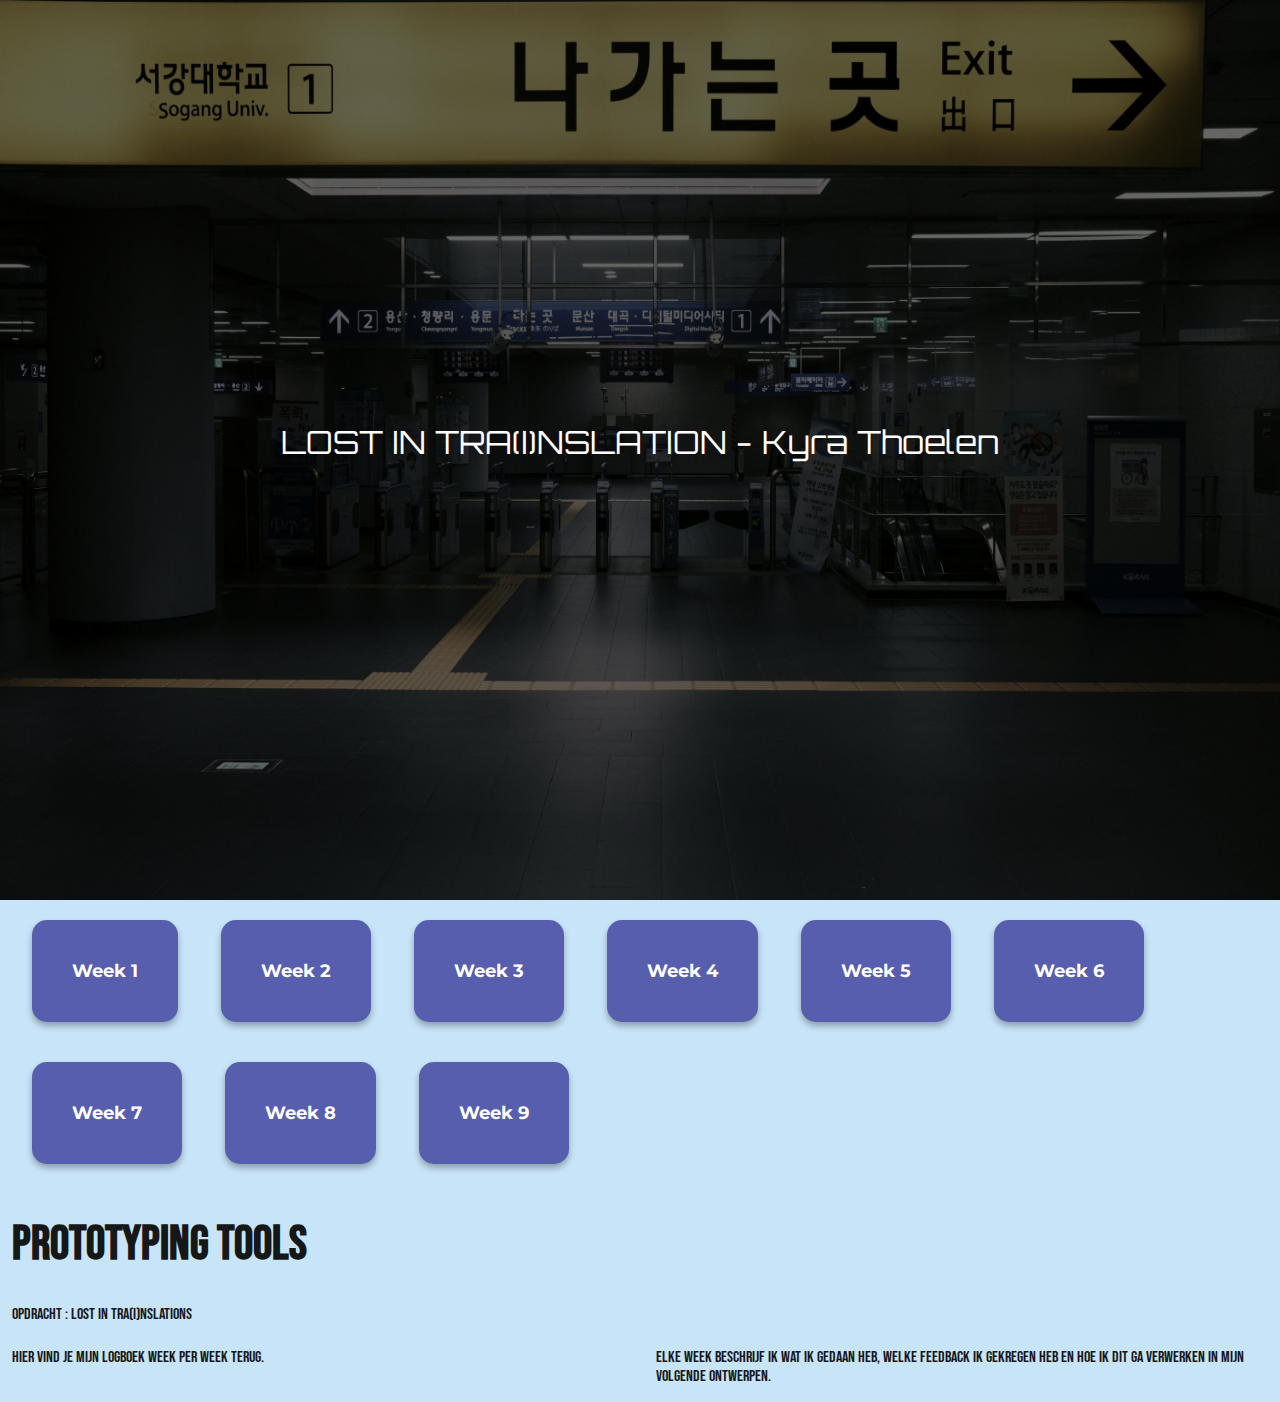
<file: index.html>
<html lang="en">
<head>
    <meta charset="UTF-8">
    <meta name="viewport" content="width=device-width, initial-scale=1.0">
    <title>HTML & CSS</title>

    <!-- Link to your CSS file -->
    <link rel="stylesheet" href="assets/styles.css">
    <link rel="stylesheet" href="assets/flexboxes.css">
    <link rel="stylesheet" href="assets/nav.css">
    <link rel="stylesheet" href="assets/typography.css">
</head>
<body>
    <div class="first-section">
        <p>LOST IN TRA(I)NSLATION - Kyra Thoelen</p>
        <img src="afbeeldingen/voorfoto.png" alt="Voor Foto">
    </div>
    <div class="container">
        <div class="buttons">
    
               
                   <a href="week1.html" class="login-button-link">Week 1</a>
                   <a href="week2.html" class="login-button-link">Week 2</a>
                   <a href="week3.html" class="login-button-link">Week 3</a>
                   <a href="week4.html" class="login-button-link">Week 4</a>
                   <a href="week5.html" class="login-button-link">Week 5</a>
               
               
                   <a href="week6.html" class="login-button-link">Week 6</a>
                   <a href="week7.html" class="login-button-link">Week 7</a>
                   <a href="week8.html" class="login-button-link">Week 8</a>
                    <a href="week9.html" class="login-button-link">Week 9</a>

               
            
            
        </div>
        <page>
            <h1>Prototyping Tools</h1>
            <p>
                Opdracht : Lost in Tra(i)nslations
            </p>
            <!-- Flex container with 2 columns -->
            <div class="two-columns">
                <div class="column">
                    <p>
                        Hier vind je mijn logboek week per week terug.
                    </p>
                </div>
                <div class="column">
                    <p>
                        Elke week beschrijf ik wat ik gedaan heb, welke feedback ik gekregen heb en hoe ik dit ga verwerken in mijn volgende ontwerpen.
                    </p>
                </div>
            </div>
        </page>

</body>
</html>
</file>
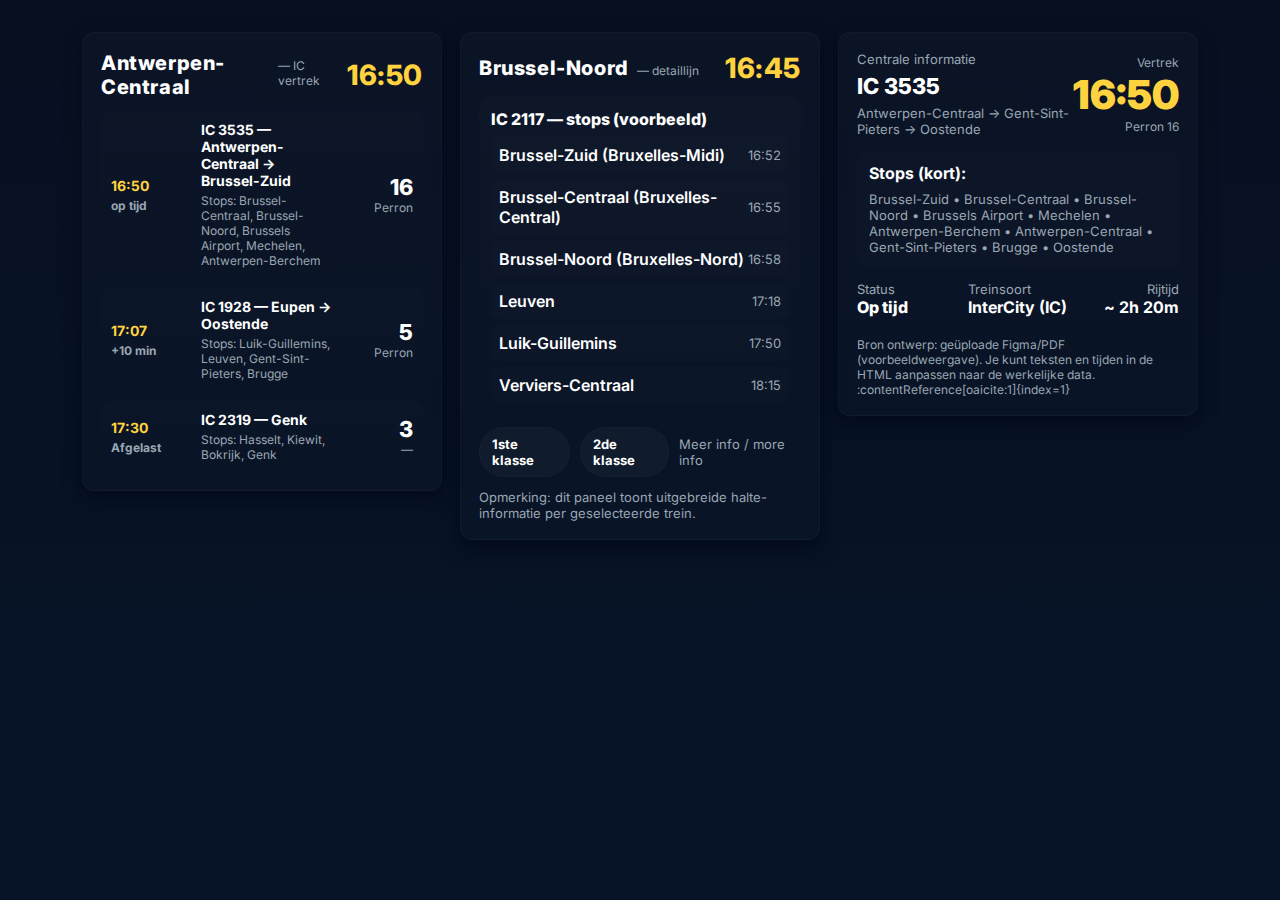
<file: indexborden.html>
<!doctype html>
<html lang="nl">
<head>
  <meta charset="utf-8" />
  <meta name="viewport" content="width=device-width,initial-scale=1" />
  <title>Drie borden — NS / IC stijl</title>

  <!-- Google font (valt terug naar system fonts als offline) -->
  <link href="https://fonts.googleapis.com/css2?family=Inter:wght@300;400;600;800&display=swap" rel="stylesheet">

  <style>
    :root{
      --bg:#0f1724;          /* donkere achtergrond */
      --card:#0b1220;        /* kaartkleur */
      --accent:#ffd23f;      /* gele accentkleur */
      --muted:#9aa7b3;       /* secundaire tekst */
      --white:#ffffff;
      --glass: rgba(255,255,255,0.03);
      --radius:12px;
      --gap:18px;
    }

    *{box-sizing:border-box}
    html,body{height:100%}
    body{
      margin:0;
      padding:32px;
      background: linear-gradient(180deg,#071021 0%, #071428 100%);
      font-family: "Inter", system-ui, -apple-system, "Segoe UI", Roboto, "Helvetica Neue", Arial;
      color:var(--white);
      -webkit-font-smoothing:antialiased;
      -moz-osx-font-smoothing:grayscale;
      display:flex;
      align-items:flex-start;
      justify-content:center;
      gap:var(--gap);
      min-height:100vh;
    }

    /* Container voor de 3 borden */
    .boards {
      display:grid;
      grid-template-columns: repeat(3, 360px);
      gap:var(--gap);
      align-items:start;
    }

    /* Basiscard styling */
    .board{
      width:100%;
      background: linear-gradient(180deg, rgba(255,255,255,0.02), rgba(255,255,255,0.01));
      border-radius:var(--radius);
      box-shadow: 0 6px 18px rgba(2,6,23,0.7), inset 0 1px 0 rgba(255,255,255,0.02);
      padding:18px;
      border: 1px solid rgba(255,255,255,0.03);
      display:flex;
      flex-direction:column;
      gap:12px;
    }

    /* Header */
    .board .head{
      display:flex;
      justify-content:space-between;
      align-items:center;
      gap:12px;
    }
    .station{
      display:flex;
      gap:8px;
      align-items:baseline;
    }
    .station .name{
      font-weight:800;
      font-size:20px;
      letter-spacing:0.6px;
    }
    .station .sub{
      font-weight:400;
      color:var(--muted);
      font-size:12px;
    }

    .time {
      font-weight:800;
      font-size:28px;
      color:var(--accent);
      letter-spacing:0.6px;
    }

    /* body content */
    .list{
      display:flex;
      flex-direction:column;
      gap:10px;
    }

    /* één rij (trein) */
    .row{
      display:grid;
      grid-template-columns: 80px 1fr 70px;
      gap:10px;
      padding:10px;
      border-radius:10px;
      align-items:center;
      background: linear-gradient(180deg, rgba(255,255,255,0.006), rgba(0,0,0,0.02));
    }

    .row .time-left{
      font-weight:700;
      font-size:14px;
      color:var(--accent);
      display:flex;
      flex-direction:column;
      gap:4px;
    }
    .row .main{
      display:flex;
      flex-direction:column;
      gap:4px;
    }
    .row .main .line{
      font-weight:700;
      font-size:14px;
    }
    .row .main .via{
      color:var(--muted);
      font-size:12px;
    }
    .row .right{
      text-align:right;
    }
    .platform{
      font-weight:800;
      font-size:22px;
    }
    .status{
      font-size:12px;
      color:var(--muted);
    }

    /* second panel: detail card with stops */
    .stops{
      background: linear-gradient(180deg, rgba(255,255,255,0.01), rgba(0,0,0,0.03));
      border-radius:10px;
      padding:12px;
      display:flex;
      flex-direction:column;
      gap:8px;
    }

    .stops h3{
      margin:0;
      font-size:16px;
      font-weight:800;
    }
    .stops ul{
      list-style:none;
      margin:0;
      padding:0;
      display:flex;
      flex-direction:column;
      gap:6px;
    }
    .stops li{
      display:flex;
      justify-content:space-between;
      align-items:center;
      padding:8px;
      border-radius:8px;
      background: rgba(255,255,255,0.01);
    }
    .stops li .stop-name{font-weight:600}
    .stops li .stop-time{color:var(--muted); font-size:13px}

    /* derde panel: board met grote focus (grote treinkaart) */
    .big{
      padding:18px;
      display:flex;
      flex-direction:column;
      gap:14px;
    }
    .big .train-id{
      display:flex;
      align-items:center;
      justify-content:space-between;
    }
    .chip{
      background:rgba(255,255,255,0.03);
      padding:8px 12px;
      border-radius:999px;
      font-weight:700;
      font-size:13px;
      border:1px solid rgba(255,255,255,0.02);
    }

    /* responsive */
    @media (max-width:1200px){
      body{padding:20px}
      .boards{grid-template-columns: 1fr; gap:16px; width:100%; max-width:740px}
    }
  </style>
</head>
<body>

  <div class="boards">

    <!-- Bord 1: overzicht rijtijden -->
    <section class="board" aria-label="Bord 1 - overzicht">
      <div class="head">
        <div class="station">
          <div class="name">Antwerpen-Centraal</div>
          <div class="sub">— IC vertrek</div>
        </div>
        <div class="time">16:50</div>
      </div>

      <div class="list">
        <!-- rij 1 -->
        <div class="row">
          <div class="time-left">
            <div>16:50</div>
            <div class="status">op tijd</div>
          </div>

          <div class="main">
            <div class="line">IC 3535 — Antwerpen-Centraal → Brussel-Zuid</div>
            <div class="via">Stops: Brussel-Centraal, Brussel-Noord, Brussels Airport, Mechelen, Antwerpen-Berchem</div>
          </div>

          <div class="right">
            <div class="platform">16</div>
            <div class="status">Perron</div>
          </div>
        </div>

        <!-- rij 2 -->
        <div class="row">
          <div class="time-left">
            <div>17:07</div>
            <div class="status">+10 min</div>
          </div>

          <div class="main">
            <div class="line">IC 1928 — Eupen → Oostende</div>
            <div class="via">Stops: Luik-Guillemins, Leuven, Gent-Sint-Pieters, Brugge</div>
          </div>

          <div class="right">
            <div class="platform">5</div>
            <div class="status">Perron</div>
          </div>
        </div>

        <!-- rij 3 -->
        <div class="row">
          <div class="time-left">
            <div>17:30</div>
            <div class="status">Afgelast</div>
          </div>

          <div class="main">
            <div class="line">IC 2319 — Genk</div>
            <div class="via">Stops: Hasselt, Kiewit, Bokrijk, Genk</div>
          </div>

          <div class="right">
            <div class="platform">3</div>
            <div class="status">—</div>
          </div>
        </div>

      </div>
    </section>

    <!-- Bord 2: detail / route stops -->
    <section class="board" aria-label="Bord 2 - detail">
      <div class="head">
        <div class="station">
          <div class="name">Brussel-Noord</div>
          <div class="sub">— detaillijn</div>
        </div>
        <div class="time">16:45</div>
      </div>

      <div class="stops">
        <h3>IC 2117 — stops (voorbeeld)</h3>
        <ul>
          <li><span class="stop-name">Brussel-Zuid (Bruxelles-Midi)</span><span class="stop-time">16:52</span></li>
          <li><span class="stop-name">Brussel-Centraal (Bruxelles-Central)</span><span class="stop-time">16:55</span></li>
          <li><span class="stop-name">Brussel-Noord (Bruxelles-Nord)</span><span class="stop-time">16:58</span></li>
          <li><span class="stop-name">Leuven</span><span class="stop-time">17:18</span></li>
          <li><span class="stop-name">Luik-Guillemins</span><span class="stop-time">17:50</span></li>
          <li><span class="stop-name">Verviers-Centraal</span><span class="stop-time">18:15</span></li>
        </ul>
      </div>

      <div style="display:flex;gap:10px;align-items:center;">
        <div class="chip">1ste klasse</div>
        <div class="chip">2de klasse</div>
        <div style="margin-left:auto; color:var(--muted); font-size:13px">Meer info / more info</div>
      </div>

      <div style="font-size:13px;color:var(--muted)">
        Opmerking: dit paneel toont uitgebreide halte-informatie per geselecteerde trein.
      </div>
    </section>

    <!-- Bord 3: grote focuskaart -->
    <section class="board big" aria-label="Bord 3 - grote kaart">
      <div class="train-id">
        <div>
          <div style="font-size:13px;color:var(--muted); margin-bottom:6px">Centrale informatie</div>
          <div style="font-weight:800;font-size:22px">IC 3535</div>
          <div style="color:var(--muted);font-size:13px;margin-top:6px">Antwerpen-Centraal → Gent-Sint-Pieters → Oostende</div>
        </div>

        <div style="text-align:right">
          <div style="font-size:12px;color:var(--muted)">Vertrek</div>
          <div style="font-weight:900;font-size:40px;color:var(--accent)">16:50</div>
          <div style="font-size:12px;color:var(--muted)">Perron 16</div>
        </div>
      </div>

      <div style="padding:12px;border-radius:10px;background:rgba(255,255,255,0.01)">
        <strong>Stops (kort):</strong>
        <div style="margin-top:8px;color:var(--muted);font-size:13px">
          Brussel-Zuid • Brussel-Centraal • Brussel-Noord • Brussels Airport • Mechelen • Antwerpen-Berchem • Antwerpen-Centraal • Gent-Sint-Pieters • Brugge • Oostende
        </div>
      </div>

      <div style="display:flex;gap:10px;align-items:center;">
        <div style="flex:1">
          <div style="font-size:13px;color:var(--muted)">Status</div>
          <div style="font-weight:800">Op tijd</div>
        </div>

        <div style="flex:1">
          <div style="font-size:13px;color:var(--muted)">Treinsoort</div>
          <div style="font-weight:700">InterCity (IC)</div>
        </div>

        <div style="flex:1;text-align:right">
          <div style="font-size:13px;color:var(--muted)">Rijtijd</div>
          <div style="font-weight:700">~ 2h 20m</div>
        </div>
      </div>

      <div style="margin-top:6px;font-size:12px;color:var(--muted)">
        Bron ontwerp: geüploade Figma/PDF (voorbeeldweergave). Je kunt teksten en tijden in de HTML aanpassen naar de werkelijke data. :contentReference[oaicite:1]{index=1}
      </div>
    </section>

  </div>

</body>
</html>
</file>
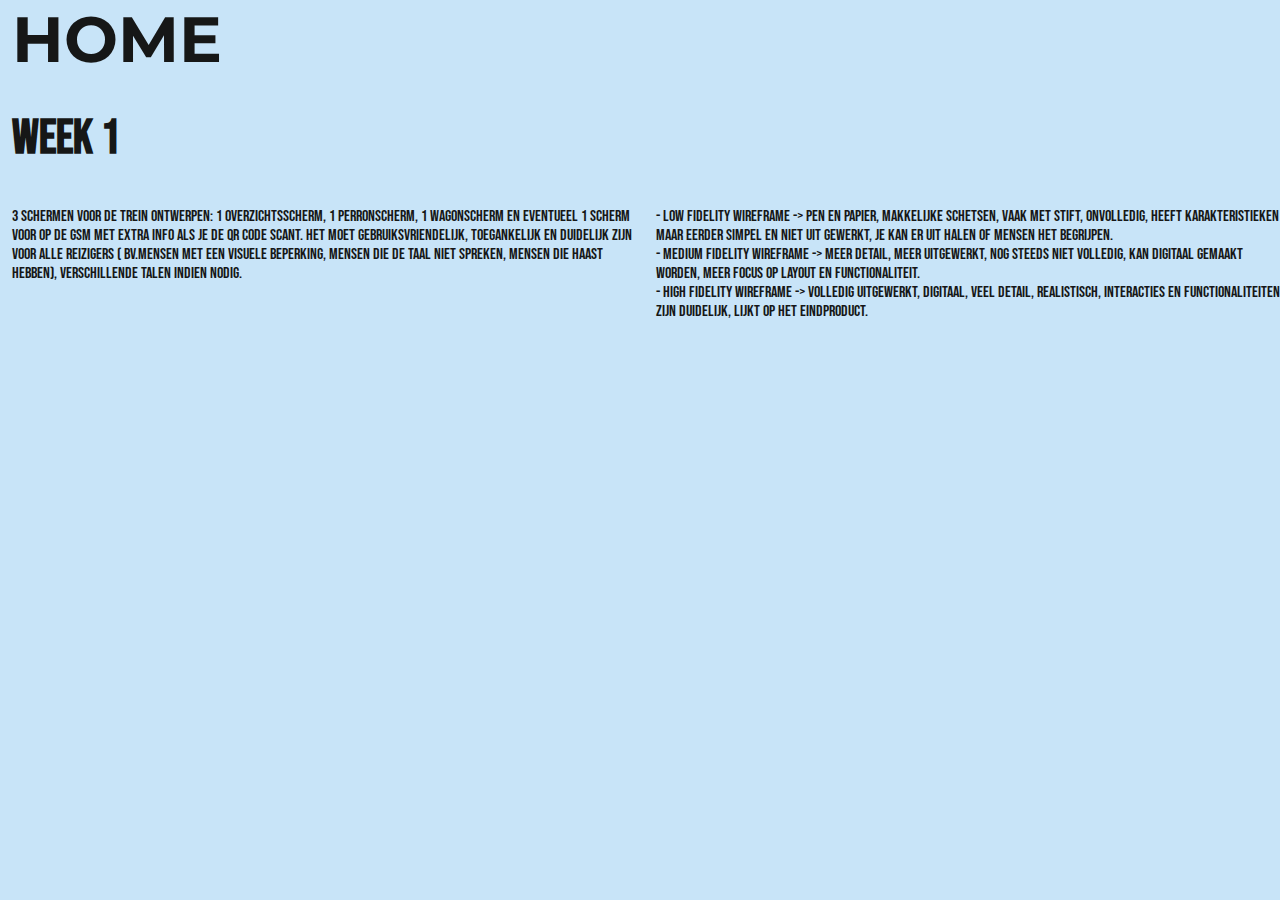
<file: Week1.html>
<html lang="en">
<head>
    <meta charset="UTF-8">
    <meta name="viewport" content="width=device-width, initial-scale=1.0">
    <title>HTML & CSS</title>

    <!-- Link to your CSS file -->
    <link rel="stylesheet" href="assets/styles.css">
    <link rel="stylesheet" href="assets/flexboxes.css">
    <link rel="stylesheet" href="assets/nav.css">
    <link rel="stylesheet" href="assets/typography.css">
</head>
<body>
    <div class="container">
        <div>
            <ul class="vertical-buttons">
                <li><a href="index.html">Home</a></li>
            </ul>
        </div>
        <page>
            <h1>Week 1</h1>
            <!-- Flex container with 2 columns -->
            <div class="two-columns">
                <div class="column">
                    <p>
                        3 schermen voor de trein ontwerpen: 1 overzichtsscherm, 1 perronscherm, 1 wagonscherm en eventueel 1 scherm voor op de gsm met extra info als je de QR code scant. Het moet gebruiksvriendelijk, toegankelijk en duidelijk zijn voor alle reizigers ( bv.mensen met een visuele beperking, mensen die de taal niet spreken, mensen die haast hebben), verschillende talen indien nodig.
                    </p>
                </div>
                <div class="column">
                    <p>
                         - LOW FIDELITY WIREFRAME  -> pen en papier, makkelijke schetsen, vaak met stift, onvolledig, heeft karakteristieken maar eerder simpel en niet uit gewerkt, je kan er uit halen of mensen het begrijpen. <br>
                         - MEDIUM FIDELITY WIREFRAME -> meer detail, meer uitgewerkt, nog steeds niet volledig, kan digitaal gemaakt worden, meer focus op layout en functionaliteit. <br>
                         - HIGH FIDELITY WIREFRAME -> volledig uitgewerkt, digitaal, veel detail, realistisch, interacties en functionaliteiten zijn duidelijk, lijkt op het eindproduct.
                    </p>
                </div>
            </div>
        </page>
    </div>
</body>
</html>
</file>
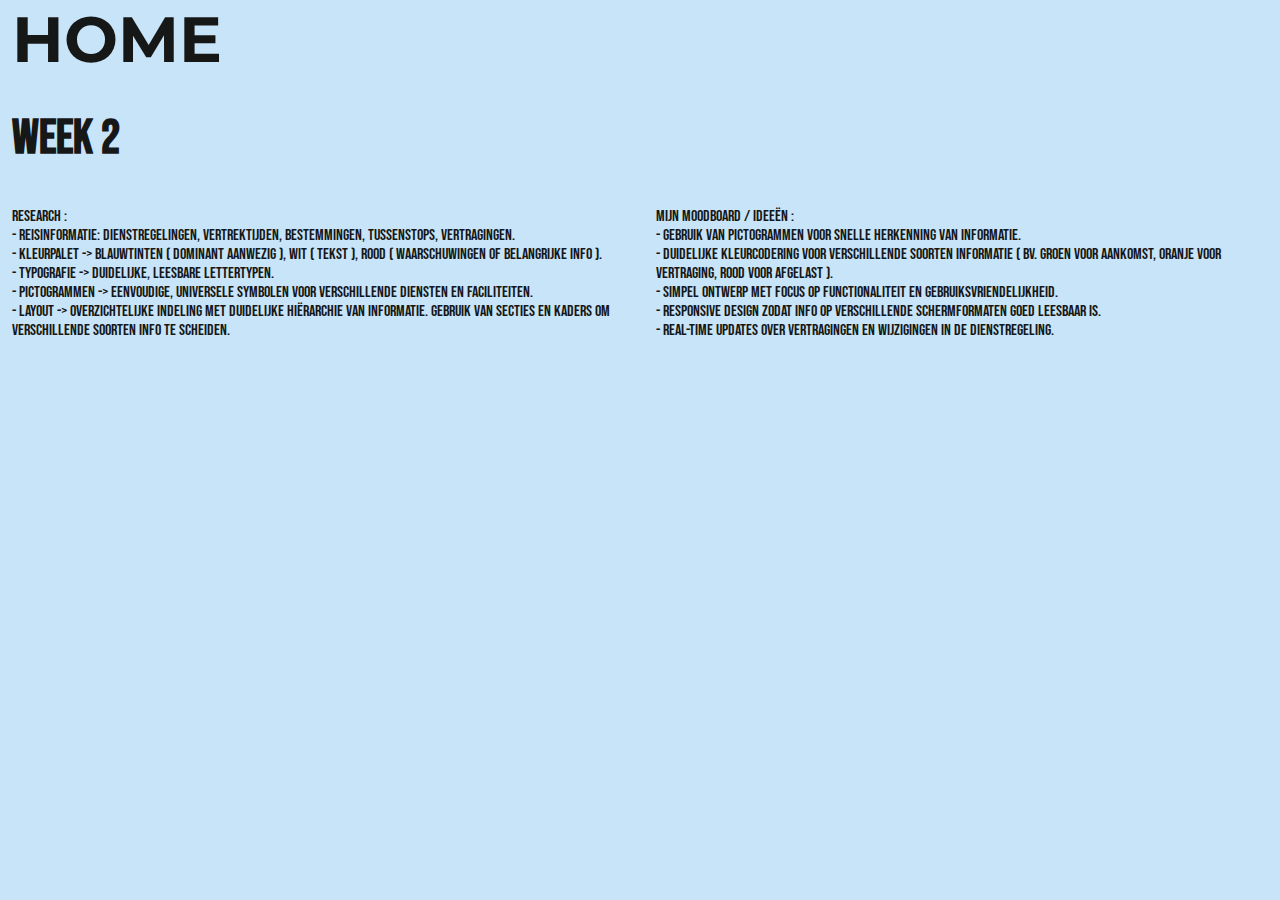
<file: Week2.html>
<html lang="en">
<head>
    <meta charset="UTF-8">
    <meta name="viewport" content="width=device-width, initial-scale=1.0">
    <title>HTML & CSS</title>

    <!-- Link to your CSS file -->
    <link rel="stylesheet" href="assets/styles.css">
    <link rel="stylesheet" href="assets/flexboxes.css">
    <link rel="stylesheet" href="assets/nav.css">
    <link rel="stylesheet" href="assets/typography.css">
</head>
<body>
    <div class="container">
        <div>
            <ul class="vertical-buttons">
                <li><a href="index.html">Home</a></li>
            </ul>
        </div>
        <page>
            <h1>Week 2</h1>
            <!-- Flex container with 2 columns -->
            <div class="two-columns">
                <div class="column">
                    <p>
                        Research : <br> 
                        - Reisinformatie: Dienstregelingen, vertrektijden, bestemmingen, tussenstops, vertragingen. <br> 
                        - Kleurpalet -> Blauwtinten ( dominant aanwezig ), wit ( tekst ), rood (  waarschuwingen of belangrijke info ). <br> 
                        - Typografie -> Duidelijke, leesbare lettertypen. <br> 
                        - Pictogrammen -> Eenvoudige, universele symbolen voor verschillende diensten en faciliteiten. <br> 
                        - Layout -> Overzichtelijke indeling met duidelijke hiërarchie van informatie. Gebruik van secties en kaders om verschillende soorten info te scheiden.
                    </p>
                </div>
                <div class="column">
                    <p>
                        Mijn moodboard / ideeën : <br> 
                        - Gebruik van pictogrammen voor snelle herkenning van informatie. <br> 
                        - Duidelijke kleurcodering voor verschillende soorten informatie ( bv. groen voor aankomst, oranje voor vertraging, rood voor afgelast ). <br> 
                        - Simpel ontwerp met focus op functionaliteit en gebruiksvriendelijkheid. <br> 
                        - Responsive design zodat info op verschillende schermformaten goed leesbaar is. <br> 
                        - Real-time updates over vertragingen en wijzigingen in de dienstregeling.
                    </p>
                </div>
            </div>
        </page>
    </div>
</body>
</html>
</file>
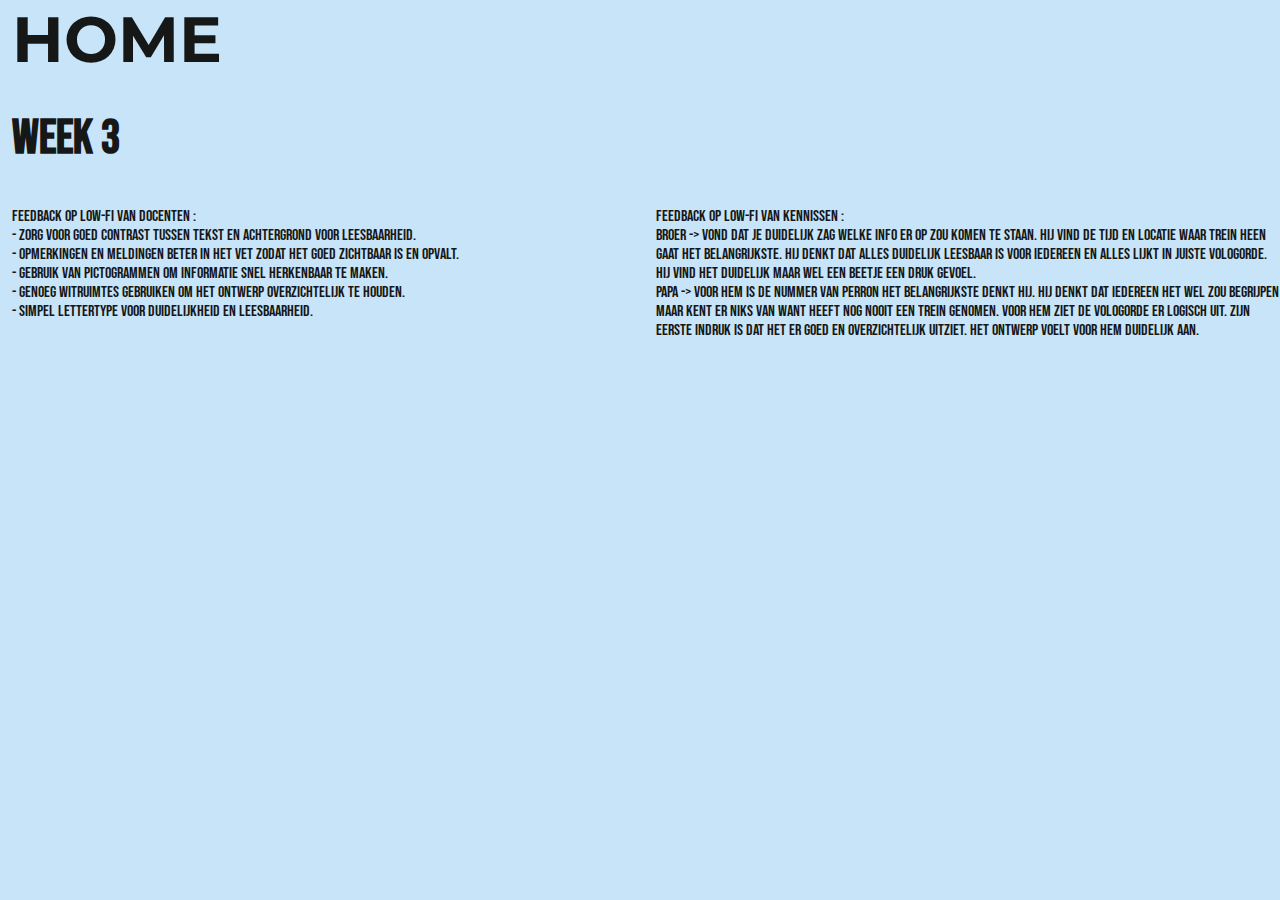
<file: Week3.html>
<html lang="en">
<head>
    <meta charset="UTF-8">
    <meta name="viewport" content="width=device-width, initial-scale=1.0">
    <title>HTML & CSS</title>

    <!-- Link to your CSS file -->
    <link rel="stylesheet" href="assets/styles.css">
    <link rel="stylesheet" href="assets/flexboxes.css">
    <link rel="stylesheet" href="assets/nav.css">
    <link rel="stylesheet" href="assets/typography.css">
</head>
<body>
    <div class="container">
        <div>
            <ul class="vertical-buttons">
                <li><a href="index.html">Home</a></li>
            </ul>
        </div>
        <page>
            <h1>Week 3</h1>
            <!-- Flex container with 2 columns -->
            <div class="two-columns">
                <div class="column">
                    <p>
                        Feedback op Low-Fi van docenten : <br> 
                        - Zorg voor goed contrast tussen tekst en achtergrond voor leesbaarheid. <br>
                        - Opmerkingen en meldingen beter in het vet zodat het goed zichtbaar is en opvalt. <br>
                        - Gebruik van pictogrammen om informatie snel herkenbaar te maken. <br>
                        - Genoeg witruimtes gebruiken om het ontwerp overzichtelijk te houden. <br>
                        - simpel lettertype voor duidelijkheid en leesbaarheid.
                    </p>
                </div>
                <div class="column">
                    <p>
                        Feedback op Low-Fi van kennissen : <br>
                        BROER -> 
                        Vond dat je duidelijk zag welke info er op zou komen te staan. Hij vind de tijd en locatie waar trein heen gaat het belangrijkste. Hij denkt dat alles duidelijk leesbaar is voor iedereen en alles lijkt in juiste vologorde. Hij vind het duidelijk maar wel een beetje een druk gevoel. <br>
                        PAPA ->
                        Voor hem is de nummer van perron het belangrijkste denkt hij. Hij denkt dat iedereen het wel zou begrijpen maar kent er niks van want heeft nog nooit een trein genomen. Voor hem ziet de vologorde er logisch uit. Zijn eerste indruk is dat het er goed en overzichtelijk uitziet. Het ontwerp voelt voor hem duidelijk aan.
                    </p>
                </div>
            </div>
        </page>
    </div>
</body>
</html>
</file>
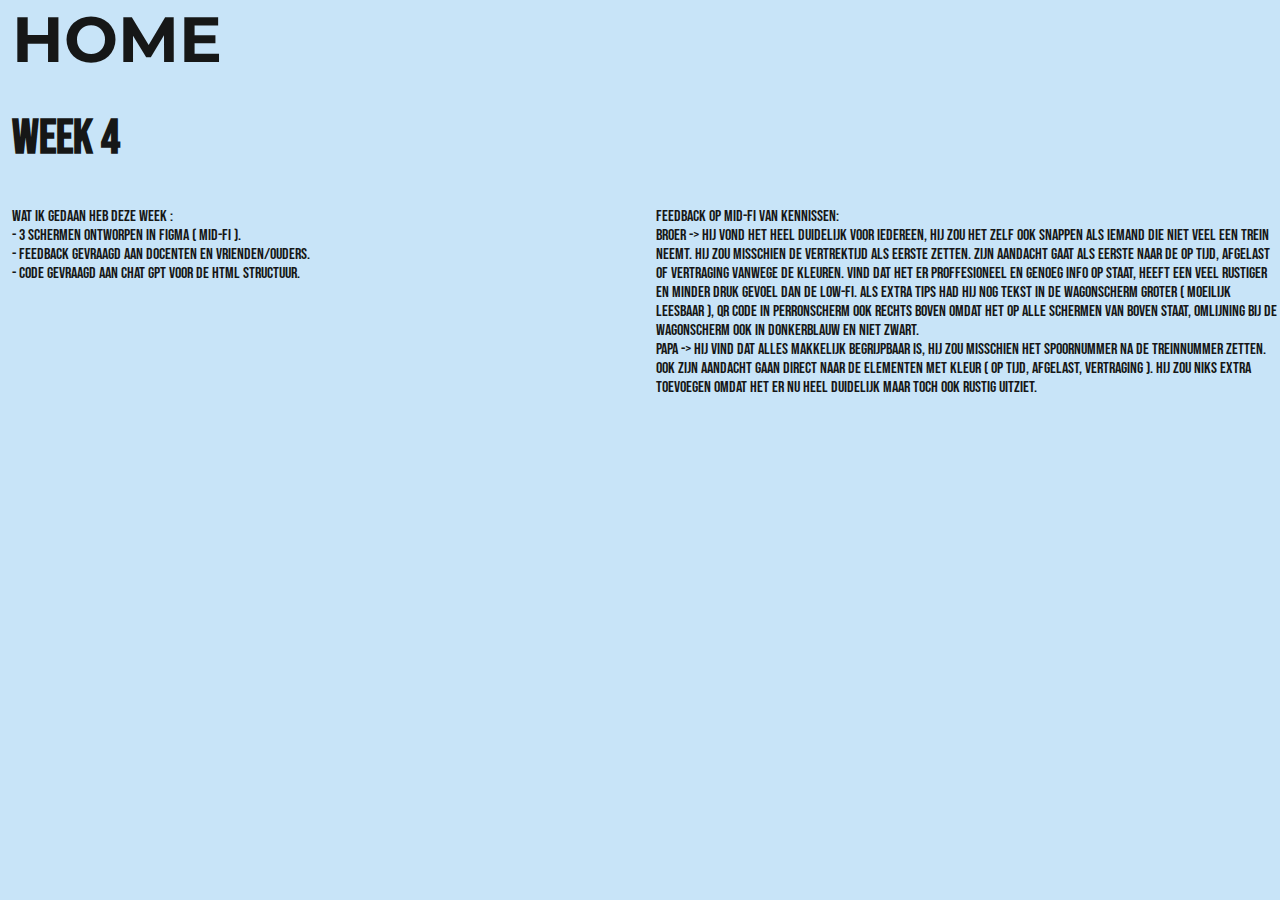
<file: Week4.html>
<html lang="en">
<head>
    <meta charset="UTF-8">
    <meta name="viewport" content="width=device-width, initial-scale=1.0">
    <title>HTML & CSS</title>

    <!-- Link to your CSS file -->
    <link rel="stylesheet" href="assets/styles.css">
    <link rel="stylesheet" href="assets/flexboxes.css">
    <link rel="stylesheet" href="assets/nav.css">
    <link rel="stylesheet" href="assets/typography.css">
</head>
<body>
    <div class="container">
        <div>
            <ul class="vertical-buttons">
                <li><a href="index.html">Home</a></li>
            </ul>
        </div>
        <page>
            <h1>Week 4</h1>
            <!-- Flex container with 2 columns -->
            <div class="two-columns">
                <div class="column">
                    <p>
                        Wat ik gedaan heb deze week : <br>
                        - 3 schermen ontworpen in figma ( Mid-Fi ). <br>
                        - Feedback gevraagd aan docenten en vrienden/ouders. <br>
                        - Code gevraagd aan chat GPT voor de HTML structuur. <br>
                    </p>
                </div>
                <div class="column">
                    <p>
                         Feedback op Mid-Fi van kennissen: <br>
                         BROER -> Hij vond het heel duidelijk voor iedereen, hij zou het zelf ook snappen als iemand die niet veel een trein neemt. Hij zou misschien de vertrektijd als eerste zetten. Zijn aandacht gaat als eerste naar de op tijd, afgelast of vertraging vanwege de kleuren. Vind dat het er proffesioneel en genoeg info op staat, heeft een veel rustiger en minder druk gevoel dan de Low-Fi. Als extra tips had hij nog tekst in de wagonscherm groter ( moeilijk leesbaar ), Qr code in perronscherm ook rechts boven omdat het op alle schermen van boven staat, omlijning bij de wagonscherm ook in donkerblauw en niet zwart. <br>
                         PAPA -> Hij vind dat alles makkelijk begrijpbaar is, hij zou misschien het spoornummer na de treinnummer zetten. Ook zijn aandacht gaan direct naar de elementen met kleur ( op tijd, afgelast, vertraging ). Hij zou niks extra toevoegen omdat het er nu heel duidelijk maar toch ook rustig uitziet.
                    </p>
                </div>
            </div>
        </page>
    </div>
</body>
</html>
</file>
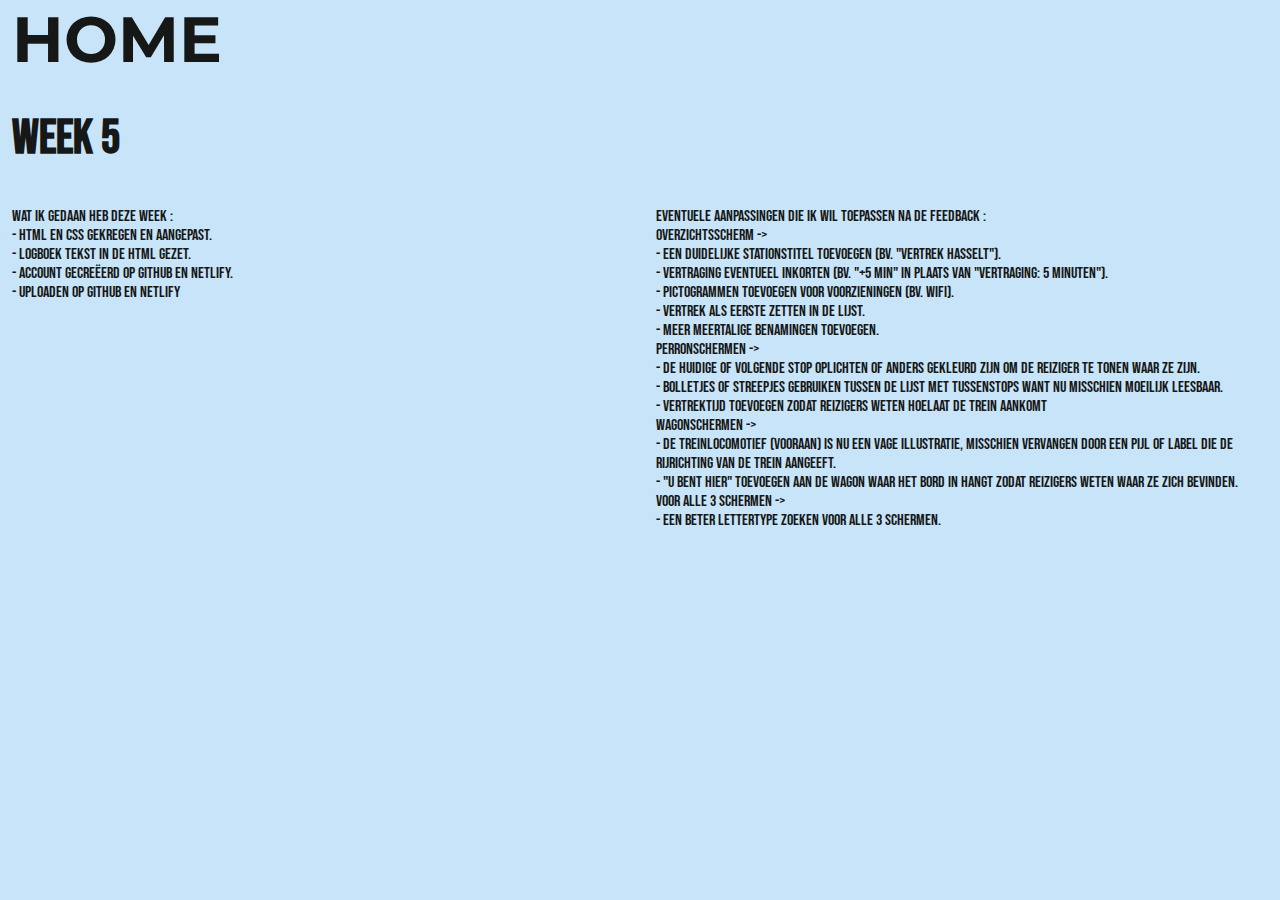
<file: Week5.html>
<html lang="en">
<head>
    <meta charset="UTF-8">
    <meta name="viewport" content="width=device-width, initial-scale=1.0">
    <title>HTML & CSS</title>

    <!-- Link to your CSS file -->
    <link rel="stylesheet" href="assets/styles.css">
    <link rel="stylesheet" href="assets/flexboxes.css">
    <link rel="stylesheet" href="assets/nav.css">
    <link rel="stylesheet" href="assets/typography.css">
</head>
<body>
    <div class="container">
        <div>
            <ul class="vertical-buttons">
                <li><a href="index.html">Home</a></li>
            </ul>
        </div>
        <page>
            <h1>Week 5</h1>
            <!-- Flex container with 2 columns -->
            <div class="two-columns">
                <div class="column">
                    <p>
                        Wat ik gedaan heb deze week : <br>
                        - HTML en CSS gekregen en aangepast. <br>
                        - logboek tekst in de HTML gezet. <br>
                        - account gecreëerd op Github en netlify. <br>
                        - uploaden op Github en netlify <br>
                    </p>
                </div>
                <div class="column">
                    <p>
                        Eventuele aanpassingen die ik wil toepassen na de feedback : <br>
                        OVERZICHTSSCHERM -> <BR>
                            - Een duidelijke stationstitel toevoegen (bv. "Vertrek Hasselt"). <br>
                            - Vertraging eventueel inkorten (bv. "+5 min" in plaats van "Vertraging: 5 minuten"). <br>
                            - Pictogrammen toevoegen voor voorzieningen (bv. WiFi). <br>
                            - Vertrek als eerste zetten in de lijst. <br>
                            - Meer meertalige benamingen toevoegen. <br>
                        PERRONSCHERMEN -> <BR>
                            - De huidige of volgende stop oplichten of anders gekleurd zijn om de reiziger te tonen waar ze zijn. <br>
                            - Bolletjes of streepjes gebruiken tussen de lijst met tussenstops want nu misschien moeilijk leesbaar. <br>
                            - Vertrektijd toevoegen zodat reizigers weten hoelaat de trein aankomt <br>
                        WAGONSCHERMEN -> <BR>
                            - De treinlocomotief (vooraan) is nu een vage illustratie, misschien vervangen door een pijl of label die de rijrichting van de trein aangeeft. <br>
                            - "U bent hier" toevoegen aan de wagon waar het bord in hangt zodat reizigers weten waar ze zich bevinden. <br>
                        VOOR ALLE 3 SCHERMEN -> <BR>
                            - een beter lettertype zoeken voor alle 3 schermen. <br>
                    </p>
                </div>
            </div>
        </page>
    </div>
</body>
</html>
</file>
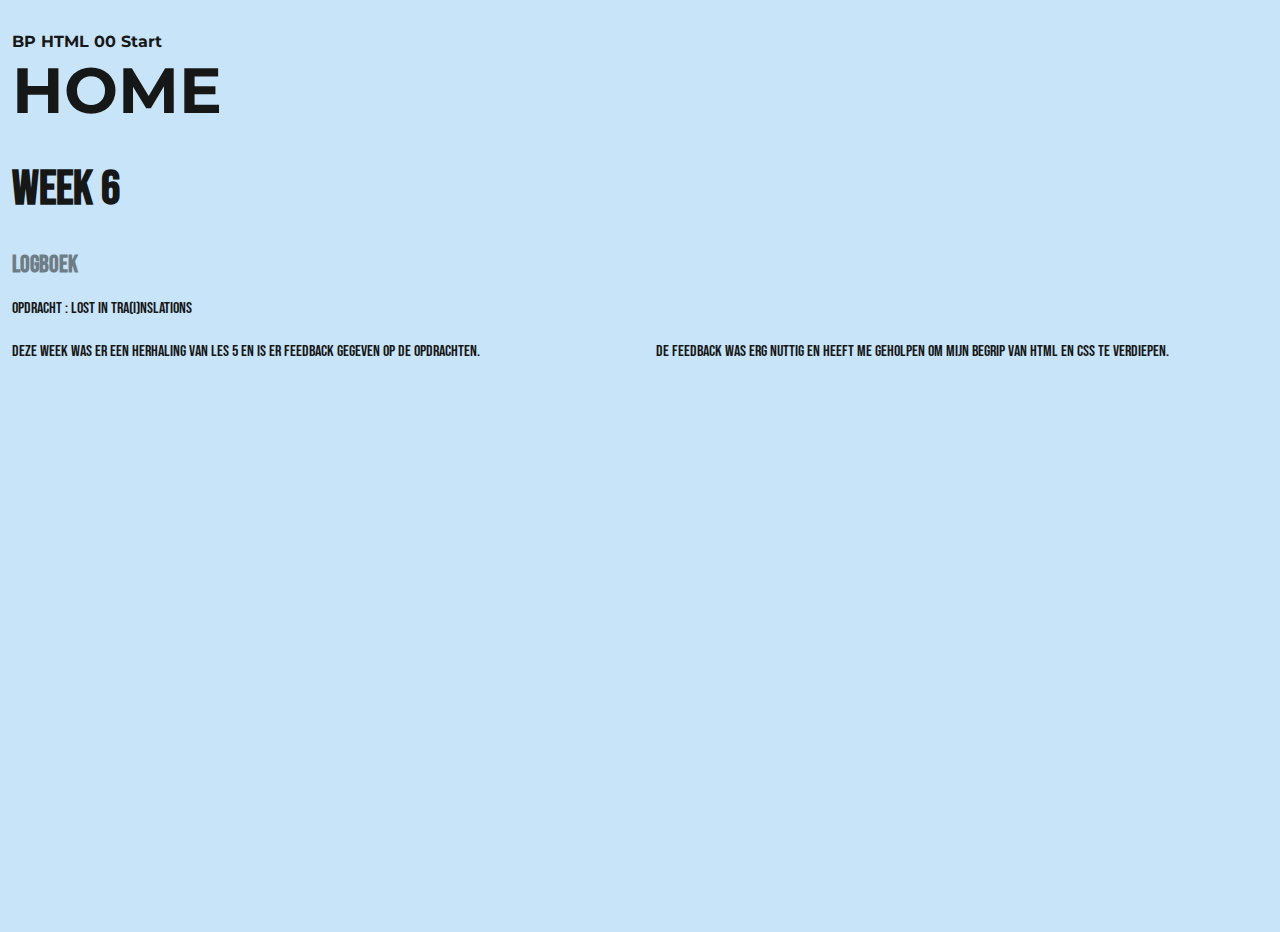
<file: Week6.html>
<html lang="en">
<head>
    <meta charset="UTF-8">
    <meta name="viewport" content="width=device-width, initial-scale=1.0">
    <title>HTML & CSS</title>

    <!-- Link to your CSS file -->
    <link rel="stylesheet" href="assets/styles.css">
    <link rel="stylesheet" href="assets/flexboxes.css">
    <link rel="stylesheet" href="assets/nav.css">
    <link rel="stylesheet" href="assets/typography.css">
</head>
<body>
    <div class="container">
        <div class="title">
            BP HTML 00 Start
        </div>
        <div>
            <ul class="vertical-buttons">
                <li><a href="index.html">Home</a></li>
            </ul>
        </div>
        <page>
            <h1>Week 6</h1>
            <h2>Logboek</h2>
            <p>
                Opdracht : Lost in Tra(i)nslations
            </p>
            <!-- Flex container with 2 columns -->
            <div class="two-columns">
                <div class="column">
                    <p>
                        Deze week was er een herhaling van les 5 en is er feedback gegeven op de opdrachten.
                    </p>
                </div>
                <div class="column">
                    <p>
                        De feedback was erg nuttig en heeft me geholpen om mijn begrip van HTML en CSS te verdiepen.
                    </p>
                </div>
            </div>
        </page>
    </div>
</body>
</html>
</file>
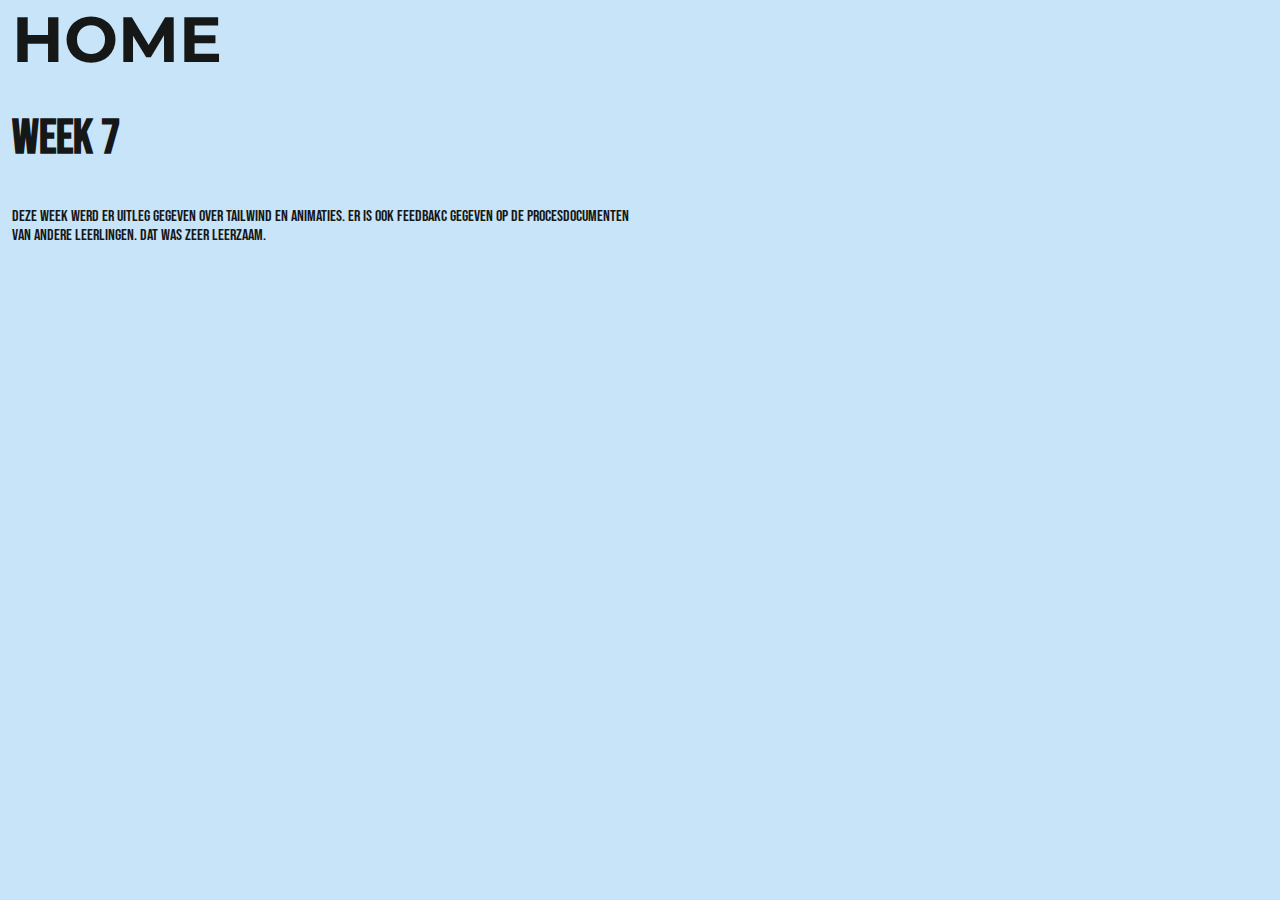
<file: Week7.html>
<html lang="en">
<head>
    <meta charset="UTF-8">
    <meta name="viewport" content="width=device-width, initial-scale=1.0">
    <title>HTML & CSS</title>

    <!-- Link to your CSS file -->
    <link rel="stylesheet" href="assets/styles.css">
    <link rel="stylesheet" href="assets/flexboxes.css">
    <link rel="stylesheet" href="assets/nav.css">
    <link rel="stylesheet" href="assets/typography.css">
</head>
<body>
    <div class="container">
        <div>
            <ul class="vertical-buttons">
                <li><a href="index.html">Home</a></li>
            </ul>
        </div>
        <page>
            <h1>Week 7</h1>
            <!-- Flex container with 2 columns -->
            <div class="two-columns">
                <div class="column">
                    <p>
                        Deze week werd er uitleg gegeven over Tailwind en animaties. Er is ook feedbakc gegeven op de procesdocumenten van andere leerlingen. Dat was zeer leerzaam.
                    </p>
                </div>
                <div class="column">
                    <p>
                    </p>
                </div>
            </div>
        </page>
    </div>
</body>
</html>
</file>
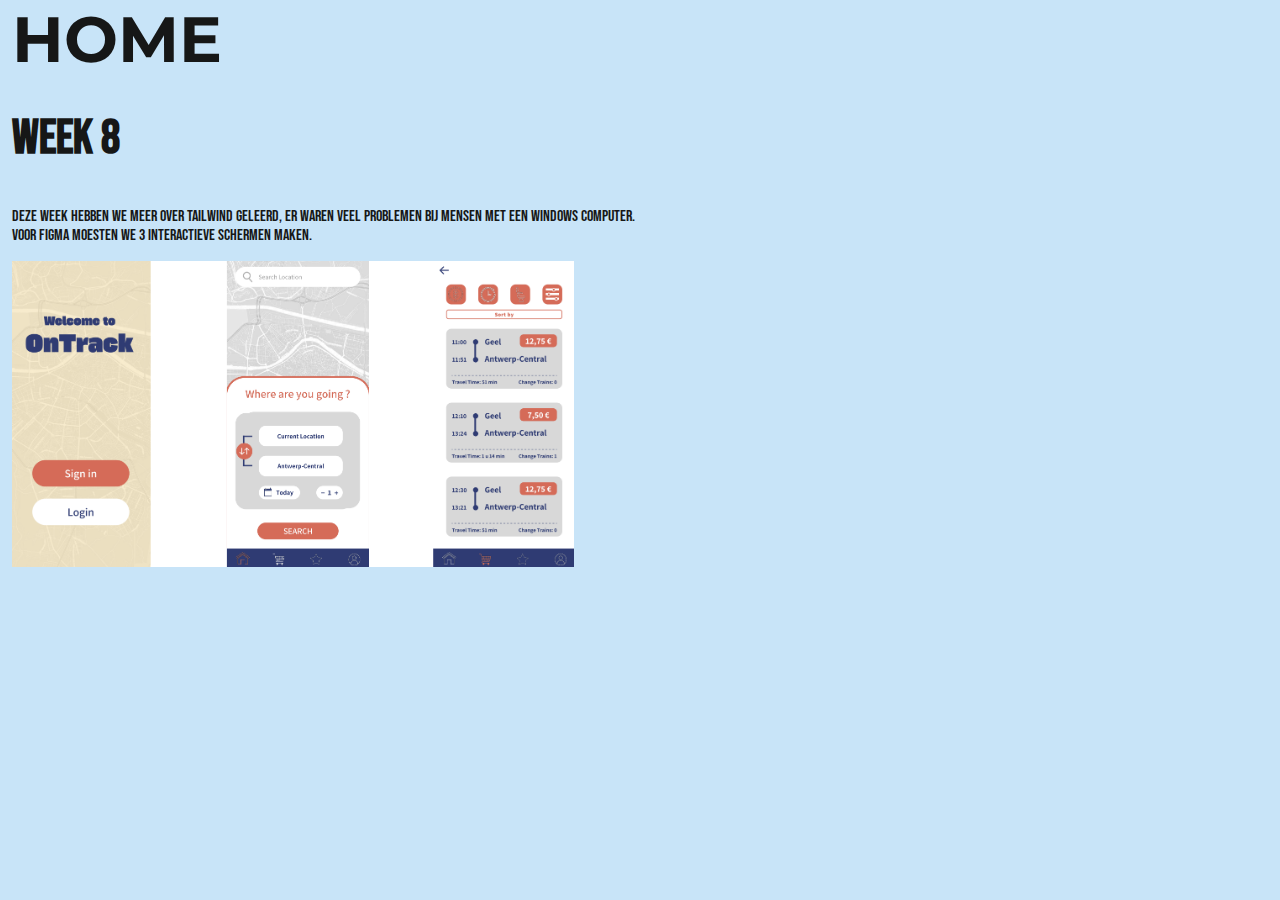
<file: Week8.html>
<html lang="en">
<head>
    <meta charset="UTF-8">
    <meta name="viewport" content="width=device-width, initial-scale=1.0">
    <title>HTML & CSS</title>

    <!-- Link to your CSS file -->
    <link rel="stylesheet" href="assets/styles.css">
    <link rel="stylesheet" href="assets/flexboxes.css">
    <link rel="stylesheet" href="assets/nav.css">
    <link rel="stylesheet" href="assets/typography.css">
</head>
<body>
    <div class="container">
        <div>
            <ul class="vertical-buttons">
                <li><a href="index.html">Home</a></li>
            </ul>
        </div>
        <page>
            <h1>Week 8</h1>
            <!-- Flex container with 2 columns -->
            <div class="two-columns">
                <div class="column">
                    <p>
                        Deze week hebben we meer over Tailwind geleerd, er waren veel problemen bij mensen met een windows computer. Voor Figma moesten we 3 interactieve schermen maken.
                    </p>
                    <div class="scherm">
                    <img src="afbeeldingen/treinschermen.png" alt="trein schermen in figma">
                    </div>
                </div>
                <div class="column">
                    
                </div>
            </div>
        </page>
    </div>
</body>
</html>
</file>
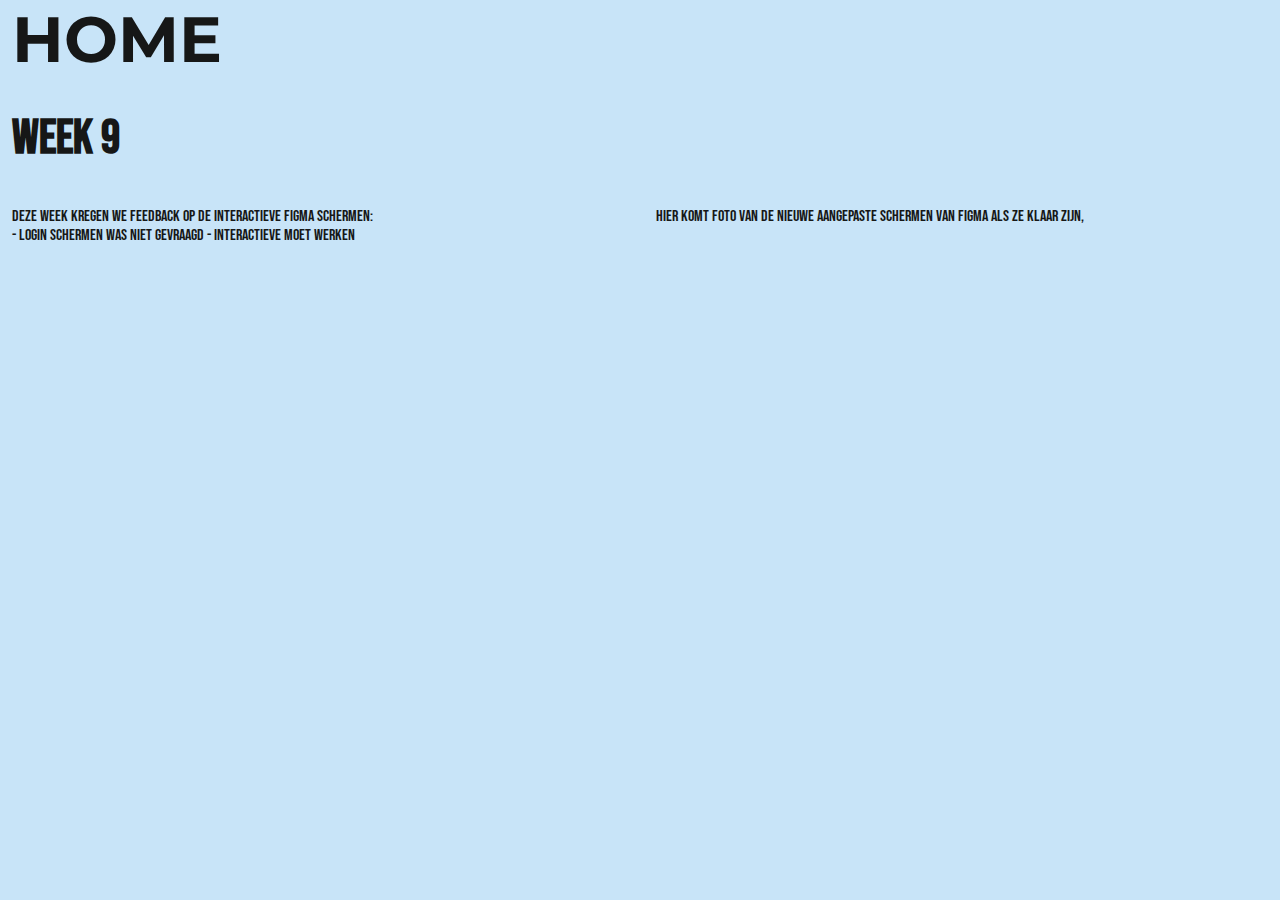
<file: Week9.html>
<html lang="en">
<head>
    <meta charset="UTF-8">
    <meta name="viewport" content="width=device-width, initial-scale=1.0">
    <title>HTML & CSS</title>

    <!-- Link to your CSS file -->
    <link rel="stylesheet" href="assets/styles.css">
    <link rel="stylesheet" href="assets/flexboxes.css">
    <link rel="stylesheet" href="assets/nav.css">
    <link rel="stylesheet" href="assets/typography.css">
</head>
<body>
    <div class="container">
        <div>
            <ul class="vertical-buttons">
                <li><a href="index.html">Home</a></li>
            </ul>
        </div>
        <page>
            <h1>Week 9</h1>
            <!-- Flex container with 2 columns -->
            <div class="two-columns">
                <div class="column">
                    <p>
                        Deze week kregen we feedback op de interactieve figma schermen:<br>
                        - login schermen was niet gevraagd
                        - interactieve moet werken
                    </p>
                </div>
                <div class="column">
                    <p>
                        Hier komt foto van de nieuwe aangepaste schermen van Figma als ze klaar zijn,
                    </p>
                </div>
            </div>
        </page>
    </div>
</body>
</html>
</file>
<file: assets/styles.css>
@import url('https://fonts.googleapis.com/css2?family=Playfair+Display:ital,wght@0,400..900;1,400..900&display=swap');
@import url('https://fonts.googleapis.com/css2?family=Roboto:ital,wght@0,100;0,300;0,400;0,500;0,700;0,900;1,100;1,300;1,400;1,500;1,700;1,900&display=swap');
@import url('https://fonts.googleapis.com/css2?family=Montserrat:ital,wght@0,100..900;1,100..900&family=Roboto:ital,wght@0,100;0,300;0,400;0,500;0,700;0,900;1,100;1,300;1,400;1,500;1,700;1,900&display=swap');
@import url('https://fonts.googleapis.com/css2?family=Bebas+Neue&display=swap');
@import url('https://fonts.googleapis.com/css2?family=Orbitron:wght@400..900&display=swap');


.first-section { 
  align-items: center;
  display: flex;
  background-color: black;
  align-items: center;
  justify-content: center;
}
.first-section img {
  position: relative;
  width: 100%;
  height: 100vh;
  opacity: 40%;
  
  
}
.first-section p {
  position: absolute;
  color: white;
  z-index: 10;
  font-size: 2em;
  font-family: "Orbitron", sans-serif;
}

body{
  margin: 0;
    background-color: rgb(200, 228, 248);
    color: #161717;
    height:auto;
    min-height:100vh;
}
/* Container styling */
.container {
    font-family: "Bebas Neue", sans-serif;
    max-width: 100vw;
    margin-left: 12;
    margin-right: auto;
}

.title {
    font-family: 'Montserrat';
    font-size: 1em;
    font-weight: bold;
    text-transform: capitalize;
    margin-top: 2em;
}

.login-button-link {
  background-color: #575ead; 
  color: white;
  
  border: none;
  border-radius: 15px; 
  padding: 40px 40px;
  cursor: pointer;
  margin: 20px;
  font-size: 18px;
  font-weight: bold;
  font-family: 'Montserrat';
  
  box-shadow: 0 4px 6px rgba(0, 0, 0, 0.3);
  
  display: inline-block;
  text-decoration: none;
}
.login-button-link:hover {
  box-shadow: 4px 4px 4px 4px rgba(0, 0, 0, 0.2);
}

.scherm img {
  width: 90%;
  height: auto;
  

}
</file>
<file: assets/flexboxes.css>
.two-columns {
    display: flex;
    gap: 20px; /* spacing between columns */
}

.column {
    flex: 1; /* each column takes equal space */
}
</file>
<file: assets/nav.css>
/* Navigation */

.vertical-buttons {
    font-family: 'Montserrat';
    text-transform: uppercase;
    font-weight: bold;
    list-style: none;
    padding: 0;
    margin: 0;
    display: flex;
    flex-direction: column; /* stack vertically */
    gap: 10px; /* space between buttons */
}

.vertical-buttons li a {
    display: block;           /* makes the entire link clickable */
    padding: 0px 0px;
    background-color: inherit;
    color: inherit;
    text-decoration: none;
    border-radius: 6px;
    text-align: left;
    font-size: 4em;
}

.vertical-buttons li a:hover {
    text-decoration: underline;
}
</file>
<file: assets/typography.css>
p{
    margin-top: .5em;
}
h1{ 
    font-size: 3em;
    font-weight: extrabold;
}
h2{ 
    font-size: 1.5em;
    font-weight: bold;
    opacity: .5; 
}
</file>
